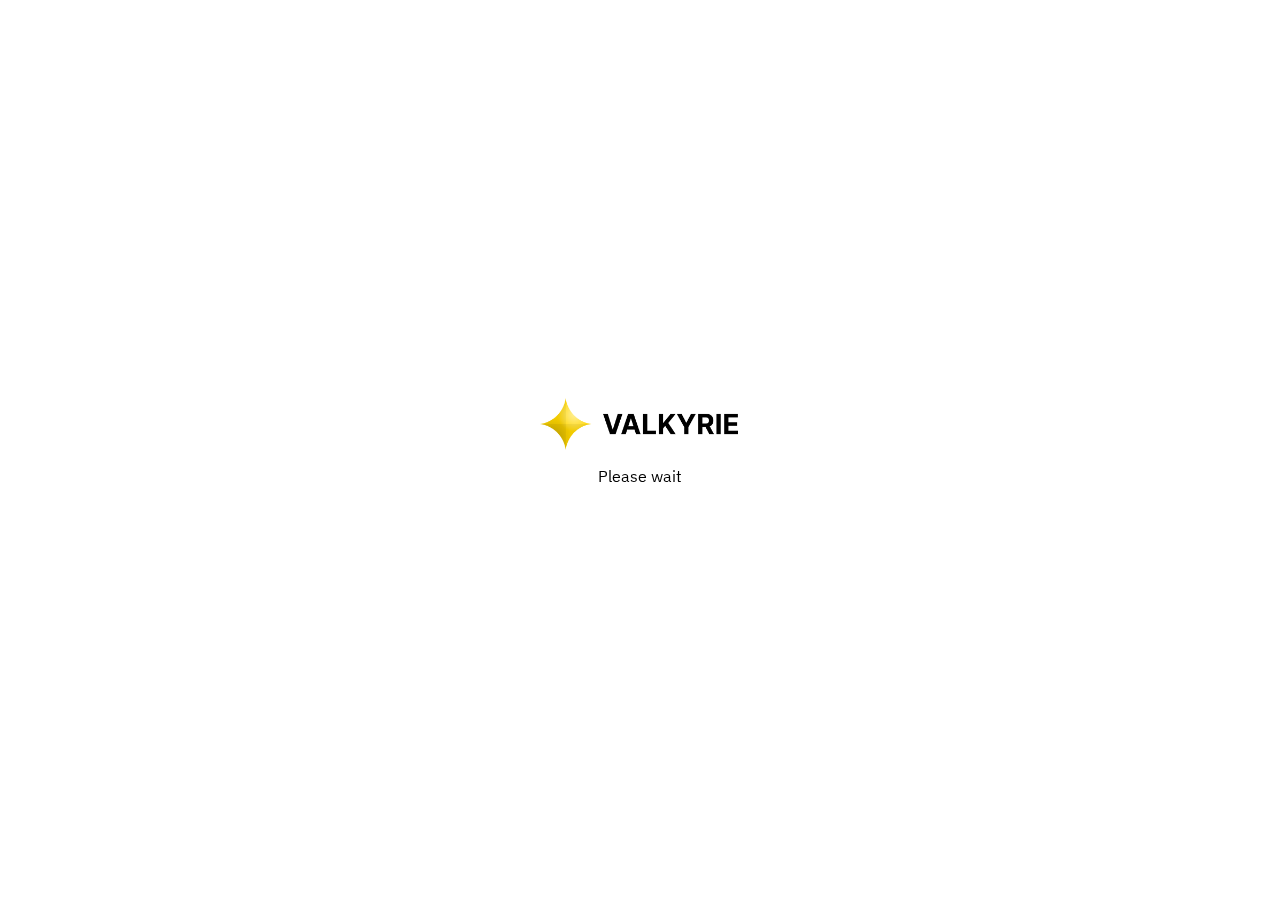
<file: index.html>
<!DOCTYPE html>
<html lang="en">
	<head>
		<!-- Meta -->
		<meta name="viewport" content="width=device-width" />
		<meta charset="utf-8" />

		<!-- Links -->
		<link rel="icon" href="./favicon.png" />
		<link rel="manifest" href="/pwa.webmanifest">

		<!-- Style -->
		<style>
			* {
				font-family: IBM;
				font-weight: 400;
			}

			@font-face {
				font-family: IBM;
				font-weight: 700;
				src: url(/fonts/Bold.ttf);
			}
			@font-face {
				font-family: IBM;
				font-weight: 500;
				src: url(/fonts/Medium.ttf);
			}
			@font-face {
				font-family: IBM;
				font-weight: 400;
				src: url(/fonts/Regular.ttf);
			}
		</style>

		<!-- Etc -->
		<title>Valkyrie</title>
		<meta http-equiv="content-security-policy" content="">
		<link href="/_app/immutable/assets/_layout.5b0c4f6d.css" rel="stylesheet">
		<link href="/_app/immutable/assets/_page.16996126.css" rel="stylesheet">
		<link rel="modulepreload" href="/_app/immutable/entry/start.b6be6b76.js">
		<link rel="modulepreload" href="/_app/immutable/chunks/index.6e427b96.js">
		<link rel="modulepreload" href="/_app/immutable/chunks/singletons.80d50735.js">
		<link rel="modulepreload" href="/_app/immutable/chunks/index.3738761e.js">
		<link rel="modulepreload" href="/_app/immutable/entry/app.37829514.js">
		<link rel="modulepreload" href="/_app/immutable/chunks/preload-helper.41c905a7.js">
		<link rel="modulepreload" href="/_app/immutable/entry/layout.svelte.df7538c2.js">
		<link rel="modulepreload" href="/_app/immutable/entry/_layout.ts.84f53a02.js">
		<link rel="modulepreload" href="/_app/immutable/chunks/_layout.e1288bde.js">
		<link rel="modulepreload" href="/_app/immutable/entry/_page.svelte.689f80e8.js">
		<link rel="modulepreload" href="/_app/immutable/chunks/index.a66b84c3.js">
		<link rel="modulepreload" href="/_app/immutable/chunks/navigation.6acd8dc8.js">
		<link rel="modulepreload" href="/_app/immutable/chunks/logo-full.2dad4c7c.js">
	</head>
	<body data-sveltekit-preload-data="hover">
		<div style="display: contents">


<main></main>


			
			<script>
				{
					__sveltekit_69kdjm = {
						env: {},
						base: new URL(".", location).pathname.slice(0, -1),
						element: document.currentScript.parentElement
					};

					const data = [null,null];

					Promise.all([
						import("/_app/immutable/entry/start.b6be6b76.js"),
						import("/_app/immutable/entry/app.37829514.js")
					]).then(([kit, app]) => {
						kit.start(app, __sveltekit_69kdjm.element, {
							node_ids: [0, 2],
							data,
							form: null,
							error: null
						});
					});
				}
			</script>
		</div>
	</body>
</html>
</file>
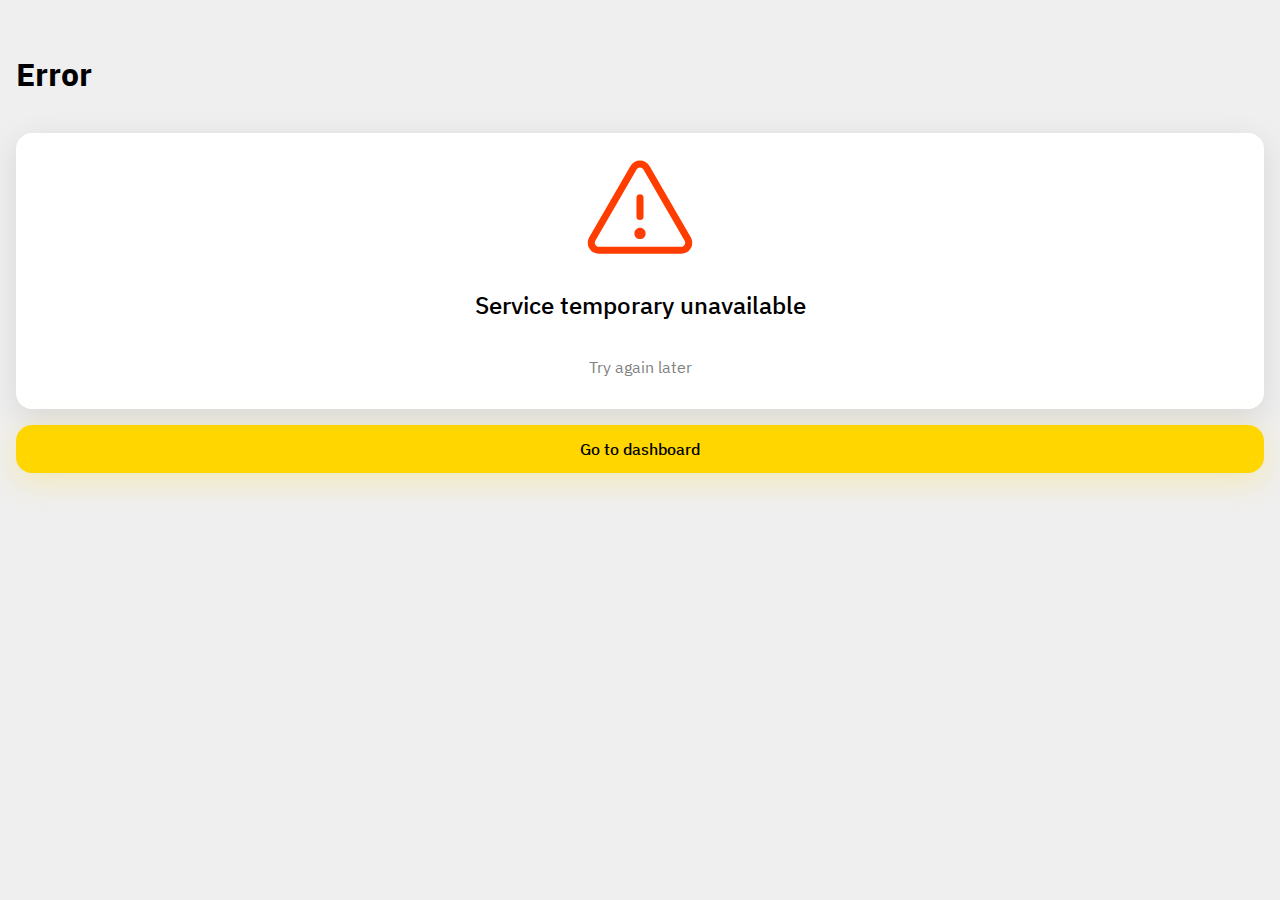
<file: add.html>
<!DOCTYPE html>
<html lang="en">
	<head>
		<!-- Meta -->
		<meta name="viewport" content="width=device-width" />
		<meta charset="utf-8" />

		<!-- Links -->
		<link rel="icon" href="/favicon.png" />
		<link rel="manifest" href="/pwa.webmanifest">

		<!-- Style -->
		<style>
			* {
				font-family: IBM;
				font-weight: 400;
			}

			@font-face {
				font-family: IBM;
				font-weight: 700;
				src: url(/fonts/Bold.ttf);
			}
			@font-face {
				font-family: IBM;
				font-weight: 500;
				src: url(/fonts/Medium.ttf);
			}
			@font-face {
				font-family: IBM;
				font-weight: 400;
				src: url(/fonts/Regular.ttf);
			}
		</style>

		<!-- Etc -->
		<title>Valkyrie</title>
		<meta http-equiv="content-security-policy" content="">
		<link href="/_app/immutable/assets/_layout.5b0c4f6d.css" rel="stylesheet">
		<link href="/_app/immutable/assets/_page.3c7b28e0.css" rel="stylesheet">
		<link rel="modulepreload" href="/_app/immutable/entry/start.b6be6b76.js">
		<link rel="modulepreload" href="/_app/immutable/chunks/index.6e427b96.js">
		<link rel="modulepreload" href="/_app/immutable/chunks/singletons.80d50735.js">
		<link rel="modulepreload" href="/_app/immutable/chunks/index.3738761e.js">
		<link rel="modulepreload" href="/_app/immutable/entry/app.37829514.js">
		<link rel="modulepreload" href="/_app/immutable/chunks/preload-helper.41c905a7.js">
		<link rel="modulepreload" href="/_app/immutable/entry/layout.svelte.df7538c2.js">
		<link rel="modulepreload" href="/_app/immutable/entry/_layout.ts.84f53a02.js">
		<link rel="modulepreload" href="/_app/immutable/chunks/_layout.e1288bde.js">
		<link rel="modulepreload" href="/_app/immutable/entry/add-page.svelte.390ffa10.js">
		<link rel="modulepreload" href="/_app/immutable/chunks/index.a66b84c3.js">
		<link rel="modulepreload" href="/_app/immutable/chunks/navigation.6acd8dc8.js">
	</head>
	<body data-sveltekit-preload-data="hover">
		<div style="display: contents">








			
			<script>
				{
					__sveltekit_69kdjm = {
						env: {},
						base: new URL(".", location).pathname.slice(0, -1),
						element: document.currentScript.parentElement
					};

					const data = [null,null];

					Promise.all([
						import("/_app/immutable/entry/start.b6be6b76.js"),
						import("/_app/immutable/entry/app.37829514.js")
					]).then(([kit, app]) => {
						kit.start(app, __sveltekit_69kdjm.element, {
							node_ids: [0, 3],
							data,
							form: null,
							error: null
						});
					});
				}
			</script>
		</div>
	</body>
</html>
</file>
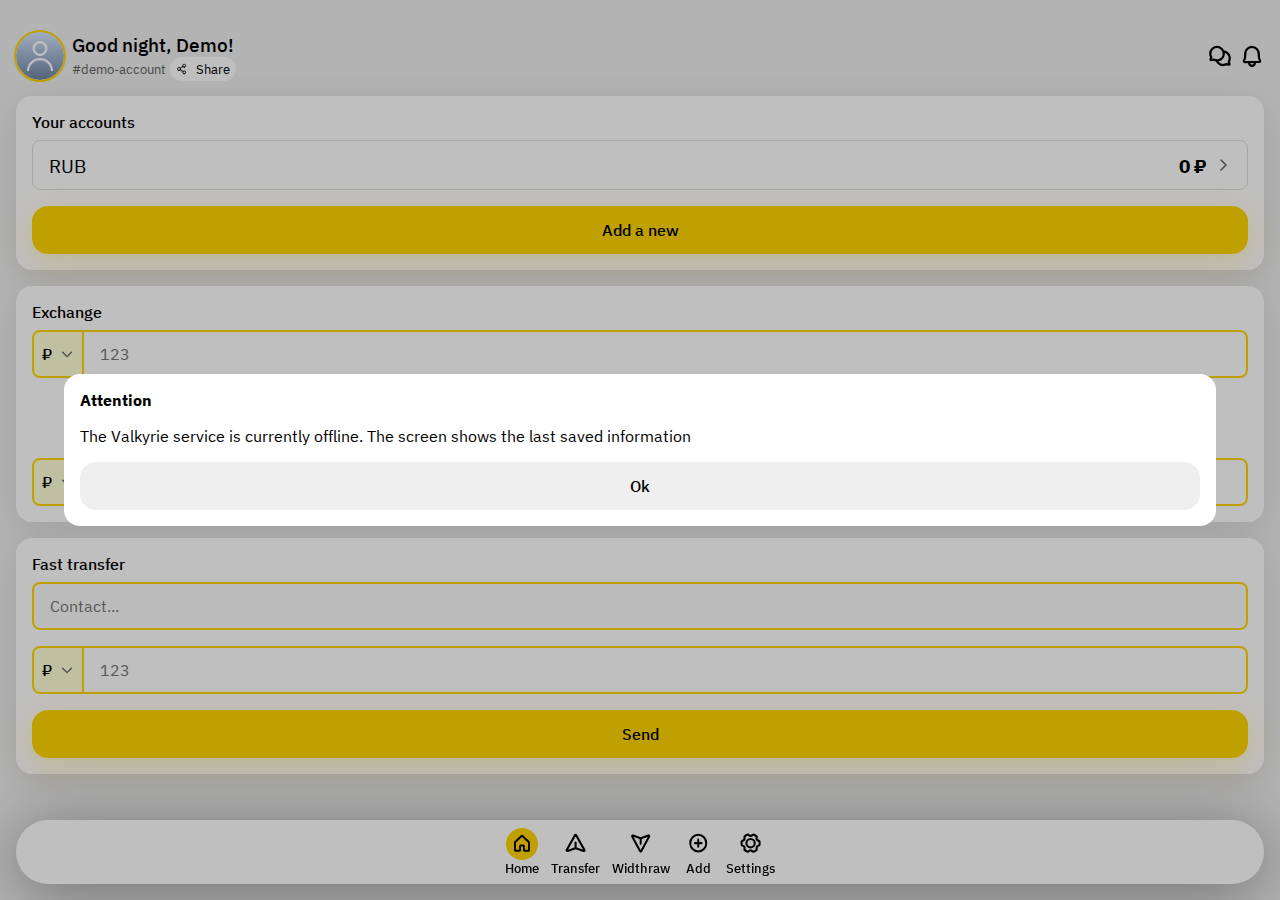
<file: home.html>
<!DOCTYPE html>
<html lang="en">
	<head>
		<!-- Meta -->
		<meta name="viewport" content="width=device-width" />
		<meta charset="utf-8" />

		<!-- Links -->
		<link rel="icon" href="./favicon.png" />
		<link rel="manifest" href="/pwa.webmanifest">

		<!-- Style -->
		<style>
			* {
				font-family: IBM;
				font-weight: 400;
			}

			@font-face {
				font-family: IBM;
				font-weight: 700;
				src: url(/fonts/Bold.ttf);
			}
			@font-face {
				font-family: IBM;
				font-weight: 500;
				src: url(/fonts/Medium.ttf);
			}
			@font-face {
				font-family: IBM;
				font-weight: 400;
				src: url(/fonts/Regular.ttf);
			}
		</style>

		<!-- Etc -->
		<title>Valkyrie</title>
		<meta http-equiv="content-security-policy" content="">
		<link href="/_app/immutable/assets/_layout.5b0c4f6d.css" rel="stylesheet">
		<link href="/_app/immutable/assets/_page.c0686abb.css" rel="stylesheet">
		<link href="/_app/immutable/assets/select-input.103cdb93.css" rel="stylesheet">
		<link href="/_app/immutable/assets/text-field.a80030e9.css" rel="stylesheet">
		<link href="/_app/immutable/assets/home.579fd000.css" rel="stylesheet">
		<link rel="modulepreload" href="/_app/immutable/entry/start.b6be6b76.js">
		<link rel="modulepreload" href="/_app/immutable/chunks/index.6e427b96.js">
		<link rel="modulepreload" href="/_app/immutable/chunks/singletons.80d50735.js">
		<link rel="modulepreload" href="/_app/immutable/chunks/index.3738761e.js">
		<link rel="modulepreload" href="/_app/immutable/entry/app.37829514.js">
		<link rel="modulepreload" href="/_app/immutable/chunks/preload-helper.41c905a7.js">
		<link rel="modulepreload" href="/_app/immutable/entry/layout.svelte.df7538c2.js">
		<link rel="modulepreload" href="/_app/immutable/entry/_layout.ts.84f53a02.js">
		<link rel="modulepreload" href="/_app/immutable/chunks/_layout.e1288bde.js">
		<link rel="modulepreload" href="/_app/immutable/entry/home-page.svelte.cc426cb8.js">
		<link rel="modulepreload" href="/_app/immutable/chunks/index.a66b84c3.js">
		<link rel="modulepreload" href="/_app/immutable/chunks/navigation.6acd8dc8.js">
		<link rel="modulepreload" href="/_app/immutable/chunks/select-input.38c9b0bb.js">
		<link rel="modulepreload" href="/_app/immutable/chunks/CaretDown.1f08d2f8.js">
		<link rel="modulepreload" href="/_app/immutable/chunks/text-field.72fddb62.js">
		<link rel="modulepreload" href="/_app/immutable/chunks/home.5592d18f.js">
		<link rel="modulepreload" href="/_app/immutable/chunks/logo-full.2dad4c7c.js">
	</head>
	<body data-sveltekit-preload-data="hover">
		<div style="display: contents">






<div class="page"><div class="load-box"><img src="/_app/immutable/assets/logo-full.506ee40c.png" alt="Pic">
            <p>Loading profile</p></div></div>


			
			<script>
				{
					__sveltekit_69kdjm = {
						env: {},
						base: new URL(".", location).pathname.slice(0, -1),
						element: document.currentScript.parentElement
					};

					const data = [null,null];

					Promise.all([
						import("/_app/immutable/entry/start.b6be6b76.js"),
						import("/_app/immutable/entry/app.37829514.js")
					]).then(([kit, app]) => {
						kit.start(app, __sveltekit_69kdjm.element, {
							node_ids: [0, 4],
							data,
							form: null,
							error: null
						});
					});
				}
			</script>
		</div>
	</body>
</html>
</file>
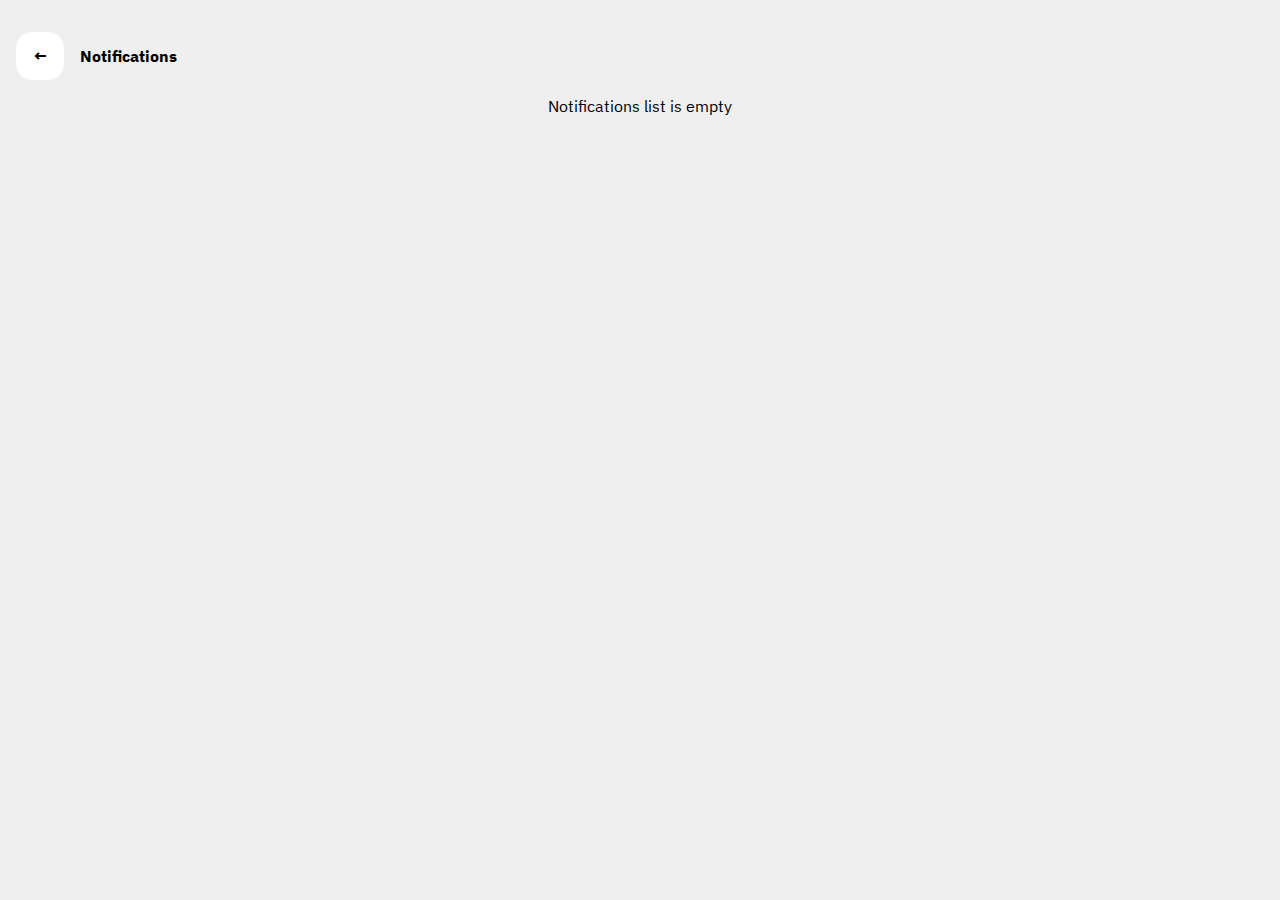
<file: notifications.html>
<!DOCTYPE html>
<html lang="en">
	<head>
		<!-- Meta -->
		<meta name="viewport" content="width=device-width" />
		<meta charset="utf-8" />

		<!-- Links -->
		<link rel="icon" href="./favicon.png" />
		<link rel="manifest" href="/pwa.webmanifest">

		<!-- Style -->
		<style>
			* {
				font-family: IBM;
				font-weight: 400;
			}

			@font-face {
				font-family: IBM;
				font-weight: 700;
				src: url(/fonts/Bold.ttf);
			}
			@font-face {
				font-family: IBM;
				font-weight: 500;
				src: url(/fonts/Medium.ttf);
			}
			@font-face {
				font-family: IBM;
				font-weight: 400;
				src: url(/fonts/Regular.ttf);
			}
		</style>

		<!-- Etc -->
		<title>Valkyrie</title>
		<meta http-equiv="content-security-policy" content="">
		<link href="/_app/immutable/assets/_layout.5b0c4f6d.css" rel="stylesheet">
		<link href="/_app/immutable/assets/_page.eecd625b.css" rel="stylesheet">
		<link rel="modulepreload" href="/_app/immutable/entry/start.b6be6b76.js">
		<link rel="modulepreload" href="/_app/immutable/chunks/index.6e427b96.js">
		<link rel="modulepreload" href="/_app/immutable/chunks/singletons.80d50735.js">
		<link rel="modulepreload" href="/_app/immutable/chunks/index.3738761e.js">
		<link rel="modulepreload" href="/_app/immutable/entry/app.37829514.js">
		<link rel="modulepreload" href="/_app/immutable/chunks/preload-helper.41c905a7.js">
		<link rel="modulepreload" href="/_app/immutable/entry/layout.svelte.df7538c2.js">
		<link rel="modulepreload" href="/_app/immutable/entry/_layout.ts.84f53a02.js">
		<link rel="modulepreload" href="/_app/immutable/chunks/_layout.e1288bde.js">
		<link rel="modulepreload" href="/_app/immutable/entry/notifications-page.svelte.b8e8f5e4.js">
		<link rel="modulepreload" href="/_app/immutable/chunks/navigation.6acd8dc8.js">
		<link rel="modulepreload" href="/_app/immutable/chunks/index.a66b84c3.js">
	</head>
	<body data-sveltekit-preload-data="hover">
		<div style="display: contents">








			
			<script>
				{
					__sveltekit_69kdjm = {
						env: {},
						base: new URL(".", location).pathname.slice(0, -1),
						element: document.currentScript.parentElement
					};

					const data = [null,null];

					Promise.all([
						import("/_app/immutable/entry/start.b6be6b76.js"),
						import("/_app/immutable/entry/app.37829514.js")
					]).then(([kit, app]) => {
						kit.start(app, __sveltekit_69kdjm.element, {
							node_ids: [0, 5],
							data,
							form: null,
							error: null
						});
					});
				}
			</script>
		</div>
	</body>
</html>
</file>
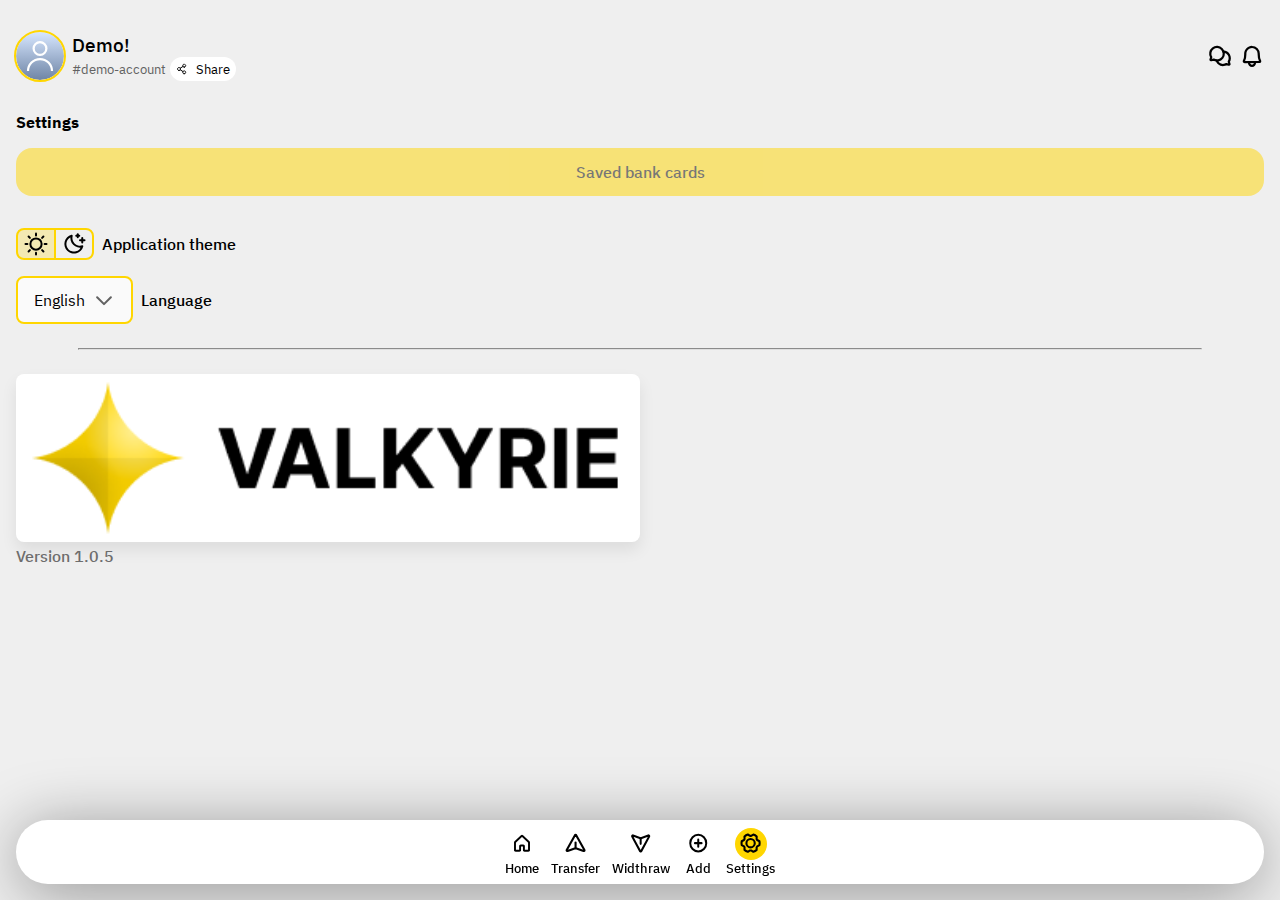
<file: settings.html>
<!DOCTYPE html>
<html lang="en">
	<head>
		<!-- Meta -->
		<meta name="viewport" content="width=device-width" />
		<meta charset="utf-8" />

		<!-- Links -->
		<link rel="icon" href="./favicon.png" />
		<link rel="manifest" href="/pwa.webmanifest">

		<!-- Style -->
		<style>
			* {
				font-family: IBM;
				font-weight: 400;
			}

			@font-face {
				font-family: IBM;
				font-weight: 700;
				src: url(/fonts/Bold.ttf);
			}
			@font-face {
				font-family: IBM;
				font-weight: 500;
				src: url(/fonts/Medium.ttf);
			}
			@font-face {
				font-family: IBM;
				font-weight: 400;
				src: url(/fonts/Regular.ttf);
			}
		</style>

		<!-- Etc -->
		<title>Valkyrie</title>
		<meta http-equiv="content-security-policy" content="">
		<link href="/_app/immutable/assets/_layout.5b0c4f6d.css" rel="stylesheet">
		<link href="/_app/immutable/assets/_page.c7751111.css" rel="stylesheet">
		<link href="/_app/immutable/assets/home.579fd000.css" rel="stylesheet">
		<link href="/_app/immutable/assets/switch.a9ef01bf.css" rel="stylesheet">
		<link href="/_app/immutable/assets/select.e9d1548d.css" rel="stylesheet">
		<link href="/_app/immutable/assets/Avatar.7f67ad9a.css" rel="stylesheet">
		<link rel="modulepreload" href="/_app/immutable/entry/start.b6be6b76.js">
		<link rel="modulepreload" href="/_app/immutable/chunks/index.6e427b96.js">
		<link rel="modulepreload" href="/_app/immutable/chunks/singletons.80d50735.js">
		<link rel="modulepreload" href="/_app/immutable/chunks/index.3738761e.js">
		<link rel="modulepreload" href="/_app/immutable/entry/app.37829514.js">
		<link rel="modulepreload" href="/_app/immutable/chunks/preload-helper.41c905a7.js">
		<link rel="modulepreload" href="/_app/immutable/entry/layout.svelte.df7538c2.js">
		<link rel="modulepreload" href="/_app/immutable/entry/_layout.ts.84f53a02.js">
		<link rel="modulepreload" href="/_app/immutable/chunks/_layout.e1288bde.js">
		<link rel="modulepreload" href="/_app/immutable/entry/settings-page.svelte.ef20608c.js">
		<link rel="modulepreload" href="/_app/immutable/chunks/index.a66b84c3.js">
		<link rel="modulepreload" href="/_app/immutable/chunks/navigation.6acd8dc8.js">
		<link rel="modulepreload" href="/_app/immutable/chunks/home.5592d18f.js">
		<link rel="modulepreload" href="/_app/immutable/chunks/switch.2293dd58.js">
		<link rel="modulepreload" href="/_app/immutable/chunks/select.b55fd931.js">
		<link rel="modulepreload" href="/_app/immutable/chunks/CaretDown.1f08d2f8.js">
		<link rel="modulepreload" href="/_app/immutable/chunks/Avatar.568489a6.js">
		<link rel="modulepreload" href="/_app/immutable/chunks/logo-full.2dad4c7c.js">
	</head>
	<body data-sveltekit-preload-data="hover">
		<div style="display: contents">







<div class="page"><div class="load-box"><img src="/_app/immutable/assets/logo-full.506ee40c.png" alt="Pic">
            <p>Loading profile</p></div></div>


			
			<script>
				{
					__sveltekit_69kdjm = {
						env: {},
						base: new URL(".", location).pathname.slice(0, -1),
						element: document.currentScript.parentElement
					};

					const data = [null,null];

					Promise.all([
						import("/_app/immutable/entry/start.b6be6b76.js"),
						import("/_app/immutable/entry/app.37829514.js")
					]).then(([kit, app]) => {
						kit.start(app, __sveltekit_69kdjm.element, {
							node_ids: [0, 6],
							data,
							form: null,
							error: null
						});
					});
				}
			</script>
		</div>
	</body>
</html>
</file>
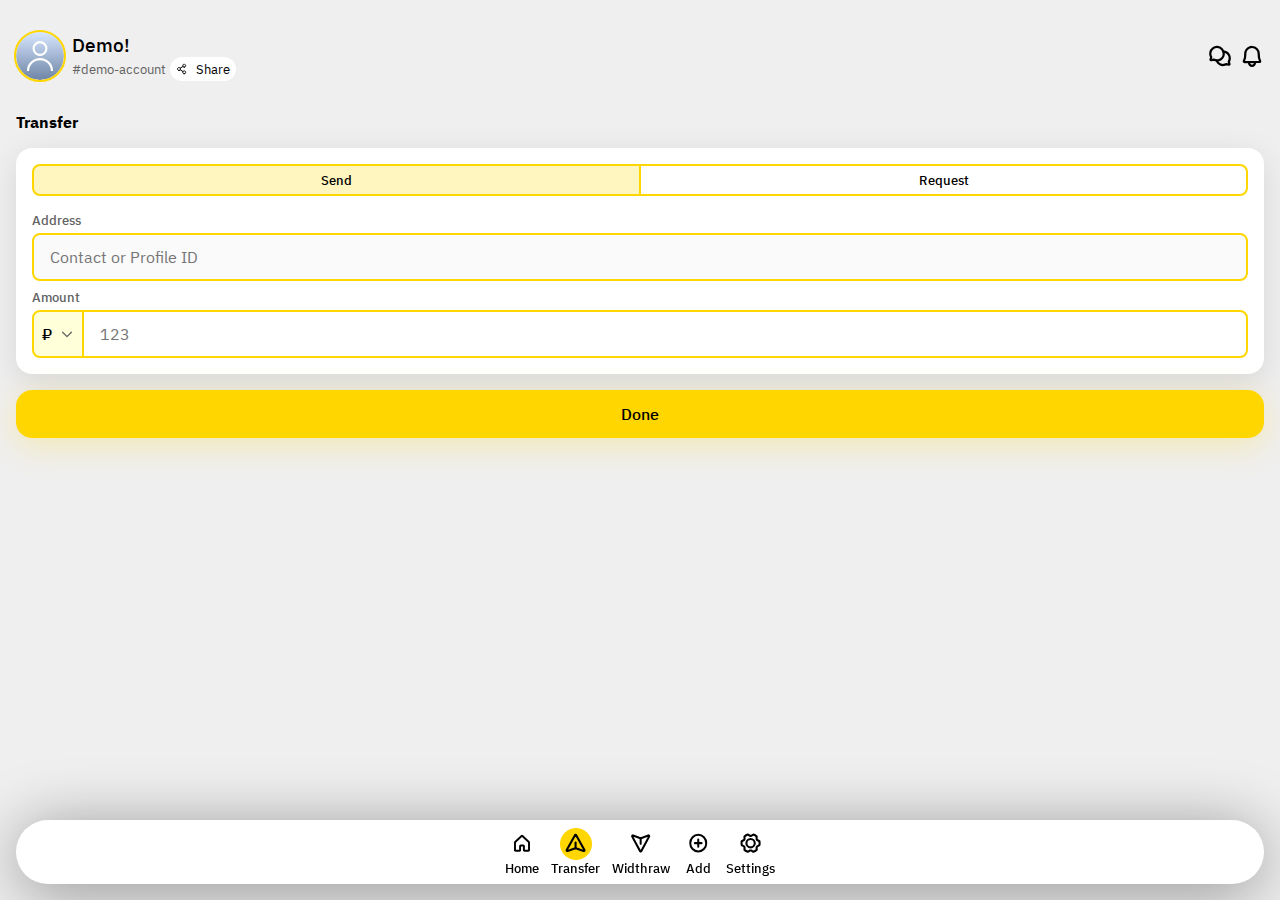
<file: transfer.html>
<!DOCTYPE html>
<html lang="en">
	<head>
		<!-- Meta -->
		<meta name="viewport" content="width=device-width" />
		<meta charset="utf-8" />

		<!-- Links -->
		<link rel="icon" href="./favicon.png" />
		<link rel="manifest" href="/pwa.webmanifest">

		<!-- Style -->
		<style>
			* {
				font-family: IBM;
				font-weight: 400;
			}

			@font-face {
				font-family: IBM;
				font-weight: 700;
				src: url(/fonts/Bold.ttf);
			}
			@font-face {
				font-family: IBM;
				font-weight: 500;
				src: url(/fonts/Medium.ttf);
			}
			@font-face {
				font-family: IBM;
				font-weight: 400;
				src: url(/fonts/Regular.ttf);
			}
		</style>

		<!-- Etc -->
		<title>Valkyrie</title>
		<meta http-equiv="content-security-policy" content="">
		<link href="/_app/immutable/assets/_layout.5b0c4f6d.css" rel="stylesheet">
		<link href="/_app/immutable/assets/home.579fd000.css" rel="stylesheet">
		<link href="/_app/immutable/assets/switch.a9ef01bf.css" rel="stylesheet">
		<link href="/_app/immutable/assets/text-field.a80030e9.css" rel="stylesheet">
		<link href="/_app/immutable/assets/Avatar.7f67ad9a.css" rel="stylesheet">
		<link href="/_app/immutable/assets/select-input.103cdb93.css" rel="stylesheet">
		<link rel="modulepreload" href="/_app/immutable/entry/start.b6be6b76.js">
		<link rel="modulepreload" href="/_app/immutable/chunks/index.6e427b96.js">
		<link rel="modulepreload" href="/_app/immutable/chunks/singletons.80d50735.js">
		<link rel="modulepreload" href="/_app/immutable/chunks/index.3738761e.js">
		<link rel="modulepreload" href="/_app/immutable/entry/app.37829514.js">
		<link rel="modulepreload" href="/_app/immutable/chunks/preload-helper.41c905a7.js">
		<link rel="modulepreload" href="/_app/immutable/entry/layout.svelte.df7538c2.js">
		<link rel="modulepreload" href="/_app/immutable/entry/_layout.ts.84f53a02.js">
		<link rel="modulepreload" href="/_app/immutable/chunks/_layout.e1288bde.js">
		<link rel="modulepreload" href="/_app/immutable/entry/transfer-page.svelte.55304921.js">
		<link rel="modulepreload" href="/_app/immutable/chunks/index.a66b84c3.js">
		<link rel="modulepreload" href="/_app/immutable/chunks/home.5592d18f.js">
		<link rel="modulepreload" href="/_app/immutable/chunks/navigation.6acd8dc8.js">
		<link rel="modulepreload" href="/_app/immutable/chunks/switch.2293dd58.js">
		<link rel="modulepreload" href="/_app/immutable/chunks/text-field.72fddb62.js">
		<link rel="modulepreload" href="/_app/immutable/chunks/Avatar.568489a6.js">
		<link rel="modulepreload" href="/_app/immutable/chunks/logo-full.2dad4c7c.js">
		<link rel="modulepreload" href="/_app/immutable/chunks/transfer.c4870bc7.js">
		<link rel="modulepreload" href="/_app/immutable/chunks/select-input.38c9b0bb.js">
		<link rel="modulepreload" href="/_app/immutable/chunks/CaretDown.1f08d2f8.js">
	</head>
	<body data-sveltekit-preload-data="hover">
		<div style="display: contents">







<div class="page"><div class="load-box"><img src="/_app/immutable/assets/logo-full.506ee40c.png" alt="Pic">
            <p>Loading profile</p></div></div>


			
			<script>
				{
					__sveltekit_69kdjm = {
						env: {},
						base: new URL(".", location).pathname.slice(0, -1),
						element: document.currentScript.parentElement
					};

					const data = [null,null];

					Promise.all([
						import("/_app/immutable/entry/start.b6be6b76.js"),
						import("/_app/immutable/entry/app.37829514.js")
					]).then(([kit, app]) => {
						kit.start(app, __sveltekit_69kdjm.element, {
							node_ids: [0, 7],
							data,
							form: null,
							error: null
						});
					});
				}
			</script>
		</div>
	</body>
</html>
</file>
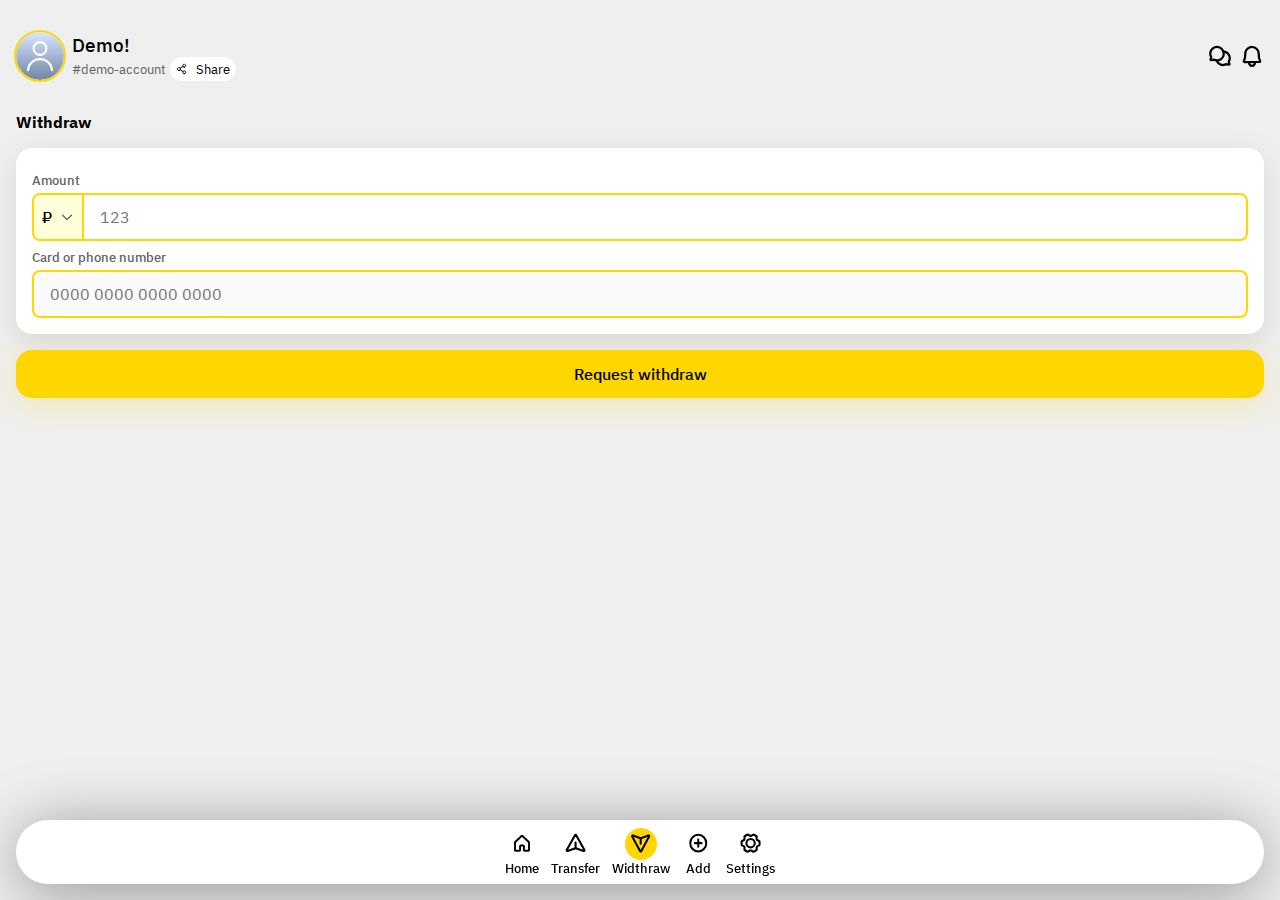
<file: widthraw.html>
<!DOCTYPE html>
<html lang="en">
	<head>
		<!-- Meta -->
		<meta name="viewport" content="width=device-width" />
		<meta charset="utf-8" />

		<!-- Links -->
		<link rel="icon" href="./favicon.png" />
		<link rel="manifest" href="/pwa.webmanifest">

		<!-- Style -->
		<style>
			* {
				font-family: IBM;
				font-weight: 400;
			}

			@font-face {
				font-family: IBM;
				font-weight: 700;
				src: url(/fonts/Bold.ttf);
			}
			@font-face {
				font-family: IBM;
				font-weight: 500;
				src: url(/fonts/Medium.ttf);
			}
			@font-face {
				font-family: IBM;
				font-weight: 400;
				src: url(/fonts/Regular.ttf);
			}
		</style>

		<!-- Etc -->
		<title>Valkyrie</title>
		<meta http-equiv="content-security-policy" content="">
		<link href="/_app/immutable/assets/_layout.5b0c4f6d.css" rel="stylesheet">
		<link href="/_app/immutable/assets/home.579fd000.css" rel="stylesheet">
		<link href="/_app/immutable/assets/text-field.a80030e9.css" rel="stylesheet">
		<link href="/_app/immutable/assets/select-input.103cdb93.css" rel="stylesheet">
		<link href="/_app/immutable/assets/Avatar.7f67ad9a.css" rel="stylesheet">
		<link rel="modulepreload" href="/_app/immutable/entry/start.b6be6b76.js">
		<link rel="modulepreload" href="/_app/immutable/chunks/index.6e427b96.js">
		<link rel="modulepreload" href="/_app/immutable/chunks/singletons.80d50735.js">
		<link rel="modulepreload" href="/_app/immutable/chunks/index.3738761e.js">
		<link rel="modulepreload" href="/_app/immutable/entry/app.37829514.js">
		<link rel="modulepreload" href="/_app/immutable/chunks/preload-helper.41c905a7.js">
		<link rel="modulepreload" href="/_app/immutable/entry/layout.svelte.df7538c2.js">
		<link rel="modulepreload" href="/_app/immutable/entry/_layout.ts.84f53a02.js">
		<link rel="modulepreload" href="/_app/immutable/chunks/_layout.e1288bde.js">
		<link rel="modulepreload" href="/_app/immutable/entry/widthraw-page.svelte.a5a0a9d1.js">
		<link rel="modulepreload" href="/_app/immutable/chunks/index.a66b84c3.js">
		<link rel="modulepreload" href="/_app/immutable/chunks/home.5592d18f.js">
		<link rel="modulepreload" href="/_app/immutable/chunks/navigation.6acd8dc8.js">
		<link rel="modulepreload" href="/_app/immutable/chunks/text-field.72fddb62.js">
		<link rel="modulepreload" href="/_app/immutable/chunks/select-input.38c9b0bb.js">
		<link rel="modulepreload" href="/_app/immutable/chunks/CaretDown.1f08d2f8.js">
		<link rel="modulepreload" href="/_app/immutable/chunks/Avatar.568489a6.js">
		<link rel="modulepreload" href="/_app/immutable/chunks/logo-full.2dad4c7c.js">
		<link rel="modulepreload" href="/_app/immutable/chunks/transfer.c4870bc7.js">
	</head>
	<body data-sveltekit-preload-data="hover">
		<div style="display: contents">







<div class="page"><div class="load-box"><img src="/_app/immutable/assets/logo-full.506ee40c.png" alt="Pic">
            <p>Loading profile</p></div></div>


			
			<script>
				{
					__sveltekit_69kdjm = {
						env: {},
						base: new URL(".", location).pathname.slice(0, -1),
						element: document.currentScript.parentElement
					};

					const data = [null,null];

					Promise.all([
						import("/_app/immutable/entry/start.b6be6b76.js"),
						import("/_app/immutable/entry/app.37829514.js")
					]).then(([kit, app]) => {
						kit.start(app, __sveltekit_69kdjm.element, {
							node_ids: [0, 8],
							data,
							form: null,
							error: null
						});
					});
				}
			</script>
		</div>
	</body>
</html>
</file>
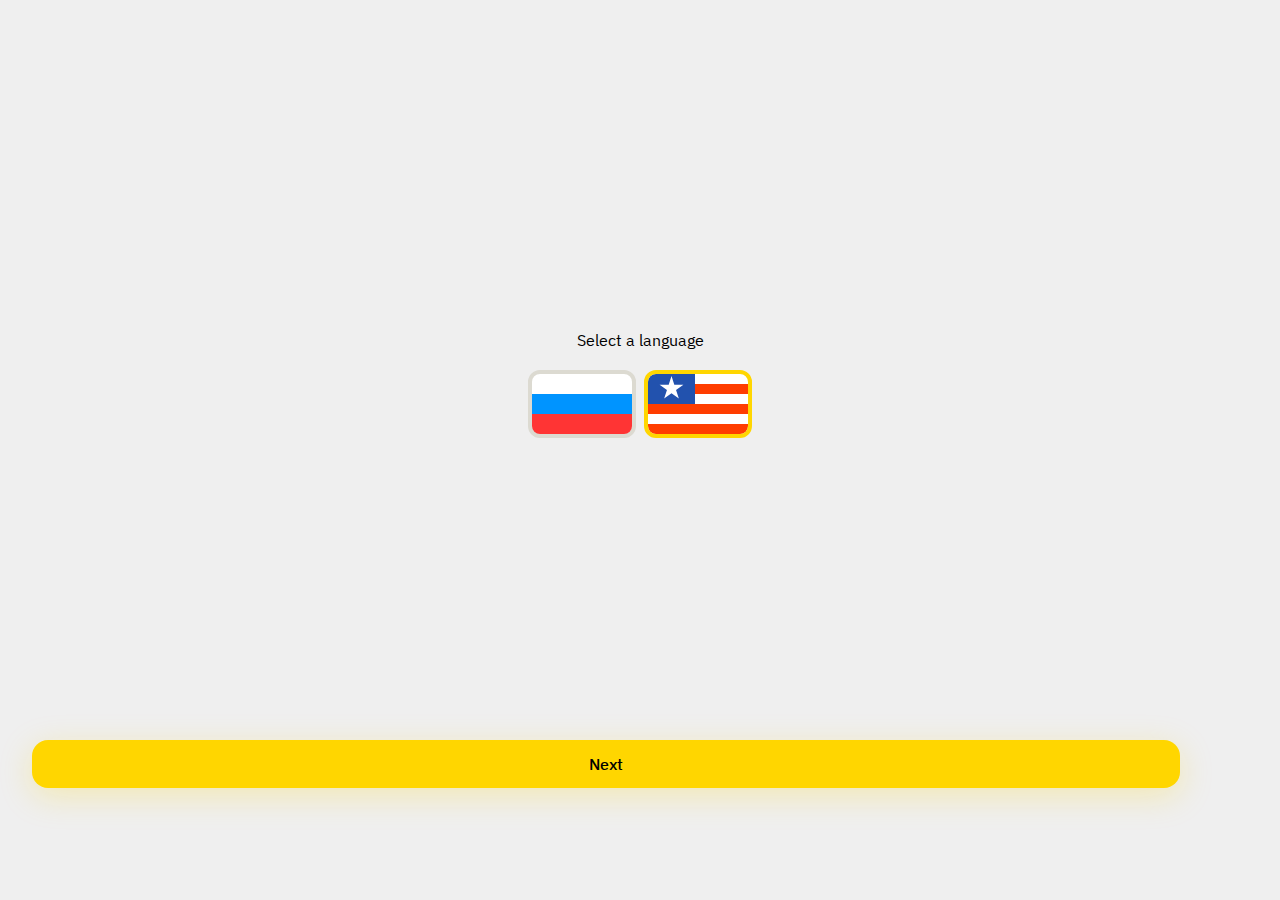
<file: wizard.html>
<!DOCTYPE html>
<html lang="en">
	<head>
		<!-- Meta -->
		<meta name="viewport" content="width=device-width" />
		<meta charset="utf-8" />

		<!-- Links -->
		<link rel="icon" href="./favicon.png" />
		<link rel="manifest" href="/pwa.webmanifest">

		<!-- Style -->
		<style>
			* {
				font-family: IBM;
				font-weight: 400;
			}

			@font-face {
				font-family: IBM;
				font-weight: 700;
				src: url(/fonts/Bold.ttf);
			}
			@font-face {
				font-family: IBM;
				font-weight: 500;
				src: url(/fonts/Medium.ttf);
			}
			@font-face {
				font-family: IBM;
				font-weight: 400;
				src: url(/fonts/Regular.ttf);
			}
		</style>

		<!-- Etc -->
		<title>Valkyrie</title>
		<meta http-equiv="content-security-policy" content="">
		<link href="/_app/immutable/assets/_layout.5b0c4f6d.css" rel="stylesheet">
		<link href="/_app/immutable/assets/_page.8a984020.css" rel="stylesheet">
		<link href="/_app/immutable/assets/text-field.a80030e9.css" rel="stylesheet">
		<link href="/_app/immutable/assets/select.e9d1548d.css" rel="stylesheet">
		<link rel="modulepreload" href="/_app/immutable/entry/start.b6be6b76.js">
		<link rel="modulepreload" href="/_app/immutable/chunks/index.6e427b96.js">
		<link rel="modulepreload" href="/_app/immutable/chunks/singletons.80d50735.js">
		<link rel="modulepreload" href="/_app/immutable/chunks/index.3738761e.js">
		<link rel="modulepreload" href="/_app/immutable/entry/app.37829514.js">
		<link rel="modulepreload" href="/_app/immutable/chunks/preload-helper.41c905a7.js">
		<link rel="modulepreload" href="/_app/immutable/entry/layout.svelte.df7538c2.js">
		<link rel="modulepreload" href="/_app/immutable/entry/_layout.ts.84f53a02.js">
		<link rel="modulepreload" href="/_app/immutable/chunks/_layout.e1288bde.js">
		<link rel="modulepreload" href="/_app/immutable/entry/wizard-page.svelte.e81c624d.js">
		<link rel="modulepreload" href="/_app/immutable/chunks/index.a66b84c3.js">
		<link rel="modulepreload" href="/_app/immutable/chunks/text-field.72fddb62.js">
		<link rel="modulepreload" href="/_app/immutable/chunks/select.b55fd931.js">
		<link rel="modulepreload" href="/_app/immutable/chunks/CaretDown.1f08d2f8.js">
		<link rel="modulepreload" href="/_app/immutable/chunks/logo-full.2dad4c7c.js">
	</head>
	<body data-sveltekit-preload-data="hover">
		<div style="display: contents">


<main></main>


			
			<script>
				{
					__sveltekit_69kdjm = {
						env: {},
						base: new URL(".", location).pathname.slice(0, -1),
						element: document.currentScript.parentElement
					};

					const data = [null,null];

					Promise.all([
						import("./_app/immutable/entry/start.b6be6b76.js"),
						import("./_app/immutable/entry/app.37829514.js")
					]).then(([kit, app]) => {
						kit.start(app, __sveltekit_69kdjm.element, {
							node_ids: [0, 9],
							data,
							form: null,
							error: null
						});
					});
				}
			</script>
		</div>
	</body>
</html>
</file>
<file: _app/immutable/assets/_layout.5b0c4f6d.css>
html,body{padding:0;margin:0;box-sizing:border-box}*{user-select:none;box-sizing:border-box}button{width:max-content;height:48px;border:none;background:transparent}button.custom{height:max-content}button.block{width:100%!important}button.primary{width:92%;background:#FFD600;color:#000;margin:1rem;border-radius:1rem;font-size:1rem;font-weight:500;box-shadow:0 .5rem 2rem #ffd60040;transition:all .25s cubic-bezier(.075,.82,.165,1)}button.primary:active{transform:scale(.95)}button.w-none{width:auto!important}button.m-only-top{margin:1rem 0!important}@keyframes pulse{0%{opacity:1}50%{opacity:.25}to{opacity:1}}body.dark .page{background:#2d2d2d!important}body.dark .page .header .actions img{filter:invert(1) brightness(500%)}body.dark .page .card{background:#626262!important}body.dark .page .card .account-box img{filter:invert(1) brightness(500%)}.page{position:fixed;top:0;left:0;right:0;bottom:0;display:flex;flex-flow:column;align-items:stretch;padding:2rem 1rem 6rem;background:#EFEFEF;overflow-y:auto}.page .header{width:100%;height:48px;display:flex;flex-flow:row nowrap;align-items:center;justify-content:space-between}.page .header .profile{width:max-content;height:100%;display:flex;flex-flow:row nowrap;align-items:center;justify-content:flex-start}.page .header .profile img{width:48px;height:48px;margin-right:.5rem;border-radius:32px;outline:2px solid #FFD600}.page .header .profile .text{width:max-content;height:100%;display:flex;flex-flow:column}.page .header .profile .text p{font-weight:500;font-size:1.2rem;color:#000;padding:0;margin:0}.page .header .profile .text small{font-weight:400;font-size:.8rem;color:#626262;padding:0;margin:0;display:flex;flex-flow:row nowrap;align-items:center}.page .header .profile .text small span{display:flex;flex-flow:row nowrap;align-items:center;height:24px;background:#FFFFFF;padding:2px 6px;border-radius:16px;color:#000;margin:0 0 0 .25rem}.page .header .profile .text small span img{width:12px;height:12px;outline:none}.page .header .actions{width:max-content;height:48px;display:flex;flex-flow:row nowrap;align-items:center}.page .header .actions button.action{width:1.5rem;height:1.5rem;padding:0;margin:0;transition:all .2s cubic-bezier(.075,.82,.165,1)}.page .header .actions button.action:not(:last-child){margin-right:.5rem}.page .header .actions button.action:active{transform:scale(.9)}.page .header .actions button.action img{width:100%}.page .card{width:100%;padding:1rem;display:flex;flex-flow:column;align-items:stretch;background:white;border-radius:1rem;margin-top:1rem;box-shadow:0 .5rem 2rem #0000001a}.page .card .card-header{width:100%;display:flex;flex-flow:row nowrap;align-items:center;justify-content:space-between;margin-bottom:.5rem}.page .card .card-header h2{padding:0;margin:0;font-weight:500;font-size:1rem}.page .card .space{height:1rem}.page .card .btn-holder{width:100%;display:flex;align-items:center;justify-content:center}.page .card .btn-holder button{padding:0 1rem!important;display:flex;flex-flow:row nowrap;align-items:center;justify-content:center;background:rgba(255,214,0,.5)}.page .card .btn-holder button img{height:50%;margin-right:.5rem}.page .card .account-box{width:100%;display:flex;flex-flow:column;align-items:stretch;border:1px solid #dfdfdf;border-radius:.5rem}.page .card .account-box button.account{width:100%;display:flex;flex-flow:row nowrap;align-items:center;justify-content:space-between;padding:0 1rem;transition:all .2s cubic-bezier(.075,.82,.165,1)}.page .card .account-box button.account p.type{font-weight:400;font-size:1.2rem;padding:0;margin:0}.page .card .account-box button.account .right{padding:.25rem 0;display:flex;flex-flow:row nowrap;align-items:center;justify-content:flex-end}.page .card .account-box button.account .right p.value{font-weight:700;font-size:1.2rem}.page .card .account-box button.account .right img{height:100%;margin-left:.5rem}.page .card .account-box button.account:active{background:#efefef}.page .card .account-box button.account:not(:last-child){border-bottom:1px solid #dfdfdf}body.dark *:not(button.primary,span){color:#fff!important}body.dark .page{background:#2d2d2d}
</file>
<file: _app/immutable/assets/_page.16996126.css>
main{position:fixed;z-index:1;top:0;left:0;right:0;bottom:0;display:flex;align-items:center;justify-content:center}main .load-box{width:100%;max-width:200px;display:flex;align-items:center;justify-content:center;flex-flow:column}main .load-box img{width:100%}main .load-box p{animation:pulse 2s cubic-bezier(.25,0,0,1) infinite}
</file>
<file: _app/immutable/assets/_page.3c7b28e0.css>
body.dark .page.svelte-j1rah4 img.svelte-j1rah4{filter:brightness(200%)}.page.svelte-j1rah4.svelte-j1rah4{position:fixed;top:0;left:0;right:0;bottom:0;display:flex;flex-flow:column;align-items:stretch;padding:2rem 1rem}.page.svelte-j1rah4 img.svelte-j1rah4{width:120px;align-self:center}.page.svelte-j1rah4 h1.svelte-j1rah4{font-weight:700;font-size:2rem;color:#000}.page.svelte-j1rah4 h2.svelte-j1rah4{font-weight:500;font-size:1.5rem;color:#000;text-align:center}.page.svelte-j1rah4 p.svelte-j1rah4{font-weight:400;font-size:1rem;color:gray;text-align:center}
</file>
<file: _app/immutable/assets/_page.c0686abb.css>
body.dark .modal.svelte-h5am7q.svelte-h5am7q{background:#4d4d4d}body.dark .modal.svelte-h5am7q button.close.svelte-h5am7q{background:#2d2d2d;color:#fff}body.dark .modal.svelte-h5am7q .history.svelte-h5am7q{background:#626262}.value-modal.svelte-h5am7q.svelte-h5am7q{position:fixed;z-index:50;top:0;left:0;right:0;bottom:0;display:flex;flex-flow:column;align-items:stretch;justify-content:flex-end;pointer-events:none}.value-modal.svelte-h5am7q .modal.svelte-h5am7q{width:100%;height:calc(100vh - 100px);border-top-left-radius:1rem;border-top-right-radius:1rem;background:white;box-shadow:0 0 6rem #0000004d;display:flex;flex-flow:column;align-items:stretch;padding:1rem;padding-bottom:0;pointer-events:visibleFill}.value-modal.svelte-h5am7q .modal .history.svelte-h5am7q{width:100%;flex:1;background:#EFEFEF;border-top-left-radius:1rem;border-top-right-radius:1rem;padding:1rem;display:flex;flex-flow:column;align-items:stretch}.value-modal.svelte-h5am7q .modal .history small.svelte-h5am7q{align-self:center;font-weight:400;font-size:.8rem;color:#000}.value-modal.svelte-h5am7q .modal .actions.svelte-h5am7q{width:100%;display:flex;flex-flow:column;align-items:stretch;margin-bottom:1rem}.value-modal.svelte-h5am7q .modal .actions .line.svelte-h5am7q{width:100%;display:flex;flex-flow:row nowrap;align-items:center;justify-content:space-between;margin-bottom:.5rem}.value-modal.svelte-h5am7q .modal .actions .line button.action.svelte-h5am7q{flex:1;height:48px;padding:0;margin:0;background:#FFD600;border-radius:1rem;font-weight:500;font-size:1rem;color:#000;transition:all .2s cubic-bezier(.075,.82,.165,1)}.value-modal.svelte-h5am7q .modal .actions .line button.action.svelte-h5am7q:active{transform:scale(.9)}.value-modal.svelte-h5am7q .modal .actions .line button.action.svelte-h5am7q:not(:last-child){margin-right:.5rem}.value-modal.svelte-h5am7q .modal .actions button.subaction.svelte-h5am7q{width:100%;height:48px;padding:0;margin:0;background:rgba(255,214,0,.3);border-radius:1rem;font-weight:500;font-size:1rem;color:#000;transition:all .2s cubic-bezier(.075,.82,.165,1)}.value-modal.svelte-h5am7q .modal .actions button.subaction.svelte-h5am7q:active{transform:scale(.9)}.value-modal.svelte-h5am7q .modal .actions button.subaction.svelte-h5am7q:not(:last-child){margin-right:.5rem}.value-modal.svelte-h5am7q .modal button.close.svelte-h5am7q{width:100%;height:48px;margin-bottom:1rem;border-radius:1rem;background:#EFEFEF;color:#000;font-weight:500;font-size:1rem;transition:all .2s cubic-bezier(.075,.82,.165,1)}.value-modal.svelte-h5am7q .modal button.close.svelte-h5am7q:active{transform:scale(.9)}.value-modal.svelte-h5am7q .modal p.account-name.svelte-h5am7q{font-weight:500;font-size:1rem;margin:0;padding:0;margin-bottom:.5rem}.value-modal.svelte-h5am7q .modal p.value.svelte-h5am7q{font-weight:700;font-size:2rem;color:#000;margin:0;padding:0;margin-bottom:1rem}.page{position:fixed;top:0;left:0;right:0;bottom:0;display:flex;flex-flow:column;align-items:stretch;padding:2rem 1rem 6rem;background:#EFEFEF;overflow-y:auto}.page .header{width:100%;height:48px;display:flex;flex-flow:row nowrap;align-items:center;justify-content:space-between}.page .header .profile{width:max-content;height:100%;display:flex;flex-flow:row nowrap;align-items:center;justify-content:flex-start}.page .header .profile img{width:48px;height:48px;margin-right:.5rem;border-radius:32px;outline:2px solid #FFD600}.page .header .profile .text{width:max-content;height:100%;display:flex;flex-flow:column}.page .header .profile .text p{font-weight:500;font-size:1.2rem;color:#000;padding:0;margin:0}.page .header .profile .text small{font-weight:400;font-size:.8rem;color:#626262;padding:0;margin:0;display:flex;flex-flow:row nowrap;align-items:center}.page .header .profile .text small span{display:flex;flex-flow:row nowrap;align-items:center;height:24px;background:#FFFFFF;padding:2px 6px;border-radius:16px;color:#000;margin:0 0 0 .25rem}.page .header .profile .text small span img{width:12px;height:12px;outline:none}.page .header .actions{width:max-content;height:48px;display:flex;flex-flow:row nowrap;align-items:center}.page .header .actions button.action{width:1.5rem;height:1.5rem;padding:0;margin:0;transition:all .2s cubic-bezier(.075,.82,.165,1)}.page .header .actions button.action:not(:last-child){margin-right:.5rem}.page .header .actions button.action:active{transform:scale(.9)}.page .header .actions button.action img{width:100%}.page .card{width:100%;padding:1rem;display:flex;flex-flow:column;align-items:stretch;background:white;border-radius:1rem;margin-top:1rem;box-shadow:0 .5rem 2rem #0000001a}.page .card .card-header{width:100%;display:flex;flex-flow:row nowrap;align-items:center;justify-content:space-between;margin-bottom:.5rem}.page .card .card-header h2{padding:0;margin:0;font-weight:500;font-size:1rem}.page .card .space{height:1rem}.page .card .btn-holder{width:100%;display:flex;align-items:center;justify-content:center}.page .card .btn-holder button{padding:0 1rem!important;display:flex;flex-flow:row nowrap;align-items:center;justify-content:center;background:rgba(255,214,0,.5)}.page .card .btn-holder button img{height:50%;margin-right:.5rem}.page .card .account-box{width:100%;display:flex;flex-flow:column;align-items:stretch;border:1px solid #dfdfdf;border-radius:.5rem}.page .card .account-box button.account{width:100%;display:flex;flex-flow:row nowrap;align-items:center;justify-content:space-between;padding:0 1rem;transition:all .2s cubic-bezier(.075,.82,.165,1)}.page .card .account-box button.account p.type{font-weight:400;font-size:1.2rem;padding:0;margin:0}.page .card .account-box button.account .right{padding:.25rem 0;display:flex;flex-flow:row nowrap;align-items:center;justify-content:flex-end}.page .card .account-box button.account .right p.value{font-weight:700;font-size:1.2rem}.page .card .account-box button.account .right img{height:100%;margin-left:.5rem}.page .card .account-box button.account:active{background:#efefef}.page .card .account-box button.account:not(:last-child){border-bottom:1px solid #dfdfdf}.load-box{width:100%;max-width:200px;height:100%;display:flex;align-self:center;align-items:center;justify-content:center;flex-flow:column}.load-box img{width:100%}.load-box p{animation:pulse 2s cubic-bezier(.25,0,0,1) infinite}
</file>
<file: _app/immutable/assets/select-input.103cdb93.css>
body.dark .select-input.svelte-17j9cxy.svelte-17j9cxy{background:#626262!important}body.dark .select-input.svelte-17j9cxy .variants.svelte-17j9cxy{color:#fff!important}body.dark .select-input.svelte-17j9cxy .variants img.svelte-17j9cxy{filter:invert(1) brightness(500%)}body.dark .select-input.svelte-17j9cxy input.svelte-17j9cxy{color:#fff!important}body.dark .select-input.svelte-17j9cxy input.svelte-17j9cxy::-webkit-input-placeholder{color:#ffffff80!important}.select-input.svelte-17j9cxy.svelte-17j9cxy{width:100%;height:48px;display:flex;flex-flow:row nowrap;align-items:center;border-radius:.5rem;border:2px solid #FFD600;transition:all .2s cubic-bezier(.075,.82,.165,1)}.select-input.svelte-17j9cxy .variants.svelte-17j9cxy{width:max-content;height:100%;padding:.5rem;display:flex;flex-flow:row nowrap;align-items:center;background:rgba(255,255,0,.15);font-weight:500;font-size:1rem;border-right:2px solid #FFD600}.select-input.svelte-17j9cxy .variants img.svelte-17j9cxy{height:50%;margin-left:.5rem}.select-input.svelte-17j9cxy input.svelte-17j9cxy{flex:1;height:100%;border:none;padding:0 1rem;font-weight:400;font-size:1rem;background:none}.select-modal-box.svelte-17j9cxy.svelte-17j9cxy{position:fixed;z-index:100;top:0;left:0;right:0;bottom:0;display:flex;align-items:center;justify-content:center;background:rgba(0,0,0,.25)}.select-modal-box.svelte-17j9cxy .modal.svelte-17j9cxy{width:100%;max-width:90vw;max-height:90vh;padding:1rem;display:flex;flex-flow:column;align-items:stretch;background:white;border-radius:1rem;overflow-y:auto}.select-modal-box.svelte-17j9cxy .modal small.svelte-17j9cxy{text-align:center}.select-modal-box.svelte-17j9cxy .modal button.variant.svelte-17j9cxy{width:100%;height:38px;font-size:1rem;font-weight:500;color:#000;padding:.25rem 0;margin:0;transition:all .2s cubic-bezier(.075,.82,.165,1)}.select-modal-box.svelte-17j9cxy .modal button.variant.svelte-17j9cxy:not(:last-child){margin-bottom:.25rem;border-bottom:1px solid #DFDFDF}.select-modal-box.svelte-17j9cxy .modal button.variant.svelte-17j9cxy:hover{color:#ffd600}
</file>
<file: _app/immutable/assets/text-field.a80030e9.css>
body.dark input.svelte-n3vg0{background:#626262!important;color:#fff!important}body.dark input.svelte-n3vg0::-webkit-input-placeholder{color:#ffffff80!important}input.svelte-n3vg0{width:100%;height:48px;border-radius:.5rem;padding:0 1rem;font-size:1rem;font-weight:400;border:2px solid #FFD600;background:#fafafa;color:#5d5d5d;transition:all .2s cubic-bezier(.075,.82,.165,1)}input.svelte-n3vg0:focus{background:#FFF;color:#000;border-color:#f2cb00}
</file>
<file: _app/immutable/assets/home.579fd000.css>
body.dark .dock.svelte-35o0vu.svelte-35o0vu{background:#4d4d4d!important}body.dark .dock.svelte-35o0vu img.svelte-35o0vu{filter:invert(1) brightness(500%)}.dock.svelte-35o0vu.svelte-35o0vu{position:fixed;z-index:5;bottom:1rem;left:1rem;right:1rem;height:64px;background:white;border-radius:32px;box-shadow:0 .5rem 4rem #0006;padding:1rem 2rem;display:flex;flex-flow:row nowrap;align-items:center;justify-content:center}.dock.svelte-35o0vu button.svelte-35o0vu{height:44px;display:flex;flex-flow:column;align-items:center;justify-content:center;transition:all .2s cubic-bezier(.075,.82,.165,1)}.dock.svelte-35o0vu button.svelte-35o0vu:active{transform:scale(.9)}.dock.svelte-35o0vu button .icon.svelte-35o0vu{min-width:32px!important;max-width:32px!important;min-height:32px!important;max-height:32px!important;position:relative;z-index:6;display:flex;align-items:center;justify-content:center}.dock.svelte-35o0vu button .icon img.svelte-35o0vu{position:relative;z-index:5;width:70%}.dock.svelte-35o0vu button .icon .circle.svelte-35o0vu{position:absolute;z-index:4;top:0;left:0;width:2rem;height:2rem;border-radius:16px;background:#FFD600}.dock.svelte-35o0vu button p.svelte-35o0vu{font-weight:500;font-size:.8rem;color:#000;margin:0;padding:0}body.dark .alert.svelte-1n4pfjb.svelte-1n4pfjb{background:#626262!important;box-shadow:0 .5rem 4rem #000}body.dark .alert.svelte-1n4pfjb button.svelte-1n4pfjb{background:#4d4d4d!important}.alert-overlay.svelte-1n4pfjb.svelte-1n4pfjb{position:fixed;z-index:200;top:0;left:0;right:0;bottom:0;display:flex;align-items:center;justify-content:center;background:rgba(0,0,0,.25)}.alert-overlay.svelte-1n4pfjb .alert.svelte-1n4pfjb{width:100%;max-width:90vw;padding:1rem;display:flex;flex-flow:column;align-items:stretch;background:white;border-radius:1rem}.alert-overlay.svelte-1n4pfjb .alert .header.svelte-1n4pfjb{width:100%;margin-bottom:1rem}.alert-overlay.svelte-1n4pfjb .alert .header p.svelte-1n4pfjb{font-weight:700;font-size:1rem;color:#000;padding:0;margin:0}.alert-overlay.svelte-1n4pfjb .alert p.body.svelte-1n4pfjb{font-weight:400;font-size:1rem;color:#000;padding:0;margin:0}.alert-overlay.svelte-1n4pfjb .alert button.confirm.svelte-1n4pfjb{width:100%;height:48px;background:#EFEFEF;color:#000;font-weight:500;font-size:1rem;border-radius:1rem;transition:all .2s cubic-bezier(.075,.82,.165,1);margin-top:1rem}.alert-overlay.svelte-1n4pfjb .alert button.confirm.svelte-1n4pfjb:active{transform:scale(.9)}
</file>
<file: _app/immutable/assets/_page.eecd625b.css>
body.dark .header.svelte-q88yf5 button.back.svelte-q88yf5{color:#000!important}.page.svelte-q88yf5.svelte-q88yf5{position:fixed;top:0;left:0;right:0;bottom:0;display:flex;flex-flow:column;align-items:stretch;padding:2rem 1rem}.page.svelte-q88yf5 .header.svelte-q88yf5{width:100%;display:flex;flex-flow:row nowrap;align-items:center;justify-content:flex-start;margin-bottom:1rem}.page.svelte-q88yf5 .header button.back.svelte-q88yf5{width:48px;height:48px;margin-right:1rem;background:white;color:#000;font-weight:700;font-size:1rem;border-radius:1rem;transition:all .2s cubic-bezier(.075,.82,.165,1)}.page.svelte-q88yf5 .header button.back.svelte-q88yf5:active{transform:scale(.9)}.page.svelte-q88yf5 .header p.svelte-q88yf5{font-weight:700;font-size:1rem;color:#000;padding:0;margin:0}.page.svelte-q88yf5 small.svelte-q88yf5{font-weight:400;font-size:1rem;color:#000;align-self:center}
</file>
<file: _app/immutable/assets/_page.c7751111.css>
button.saved{width:100%;height:48px;background:#FFD600;border-radius:1rem;transition:all .2s cubic-bezier(.075,.82,.165,1);margin-top:1rem;margin-bottom:2rem;font-weight:500;font-size:1rem;opacity:.5}button.saved:active{transform:scale(.9)}.line{width:100%;display:flex;flex-flow:row nowrap;align-items:center;justify-content:flex-start;margin-bottom:1rem}.line p{font-weight:500;font-size:1rem;padding:0;margin:0;margin-left:.5rem}hr{width:90%;border-color:#dfdfdf}body.dark hr{border-color:#6d6d6d}img.logo{width:50%;margin-top:1rem;padding:.5rem 1rem;background:white;border-radius:.5rem;box-shadow:0 .5rem 1rem #00000014}small{font-weight:500;font-size:1rem;color:#6d6d6d;margin-top:.25rem}body.dark small{color:#dfdfdf}
</file>
<file: _app/immutable/assets/switch.a9ef01bf.css>
body.dark .switch.svelte-baohg.svelte-baohg{background:#efefef!important}body.dark .switch.svelte-baohg button.variant.svelte-baohg{color:#000!important}.switch.svelte-baohg.svelte-baohg{width:100%;height:32px;display:flex;flex-flow:row nowrap;align-items:center;justify-content:space-between;border:2px solid #FFD600;border-radius:.5rem;margin-bottom:.5rem}.switch.non-block.svelte-baohg.svelte-baohg{width:max-content;margin-bottom:0}.switch.svelte-baohg button.variant.svelte-baohg{flex:1;height:100%;display:flex;align-items:center;justify-content:center;transition:all .2s cubic-bezier(.075,.82,.165,1);font-weight:500;font-size:.8rem;color:#000}.switch.svelte-baohg button.variant.svelte-baohg:active{background:rgba(255,214,0,.8)}.switch.svelte-baohg button.variant.selected.svelte-baohg{background:rgba(255,214,0,.25)}.switch.svelte-baohg button.variant.svelte-baohg:not(:last-child){border-right:2px solid #FFD600}
</file>
<file: _app/immutable/assets/select.e9d1548d.css>
body.dark button.select.svelte-aqr7np.svelte-aqr7np{background:#626262!important}body.dark button.select.svelte-aqr7np img.svelte-aqr7np{filter:invert(1) brightness(500%)}button.select.svelte-aqr7np.svelte-aqr7np{width:100%;height:48px;background:#FAFAFA;border:2px solid #FFD600;border-radius:.5rem;padding:0 1rem;font-weight:400;font-size:1rem;display:flex;flex-flow:row nowrap;align-items:center;justify-content:space-between}button.select.svelte-aqr7np img.svelte-aqr7np{height:50%;margin-left:.5rem}button.select.non-block.svelte-aqr7np.svelte-aqr7np{width:max-content}.select-modal-box.svelte-aqr7np.svelte-aqr7np{position:fixed;z-index:100;top:0;left:0;right:0;bottom:0;display:flex;align-items:center;justify-content:center;background:rgba(0,0,0,.25)}.select-modal-box.svelte-aqr7np .modal.svelte-aqr7np{width:100%;max-width:90vw;max-height:90vh;padding:1rem;display:flex;flex-flow:column;align-items:stretch;background:white;border-radius:1rem;overflow-y:auto}.select-modal-box.svelte-aqr7np .modal small.svelte-aqr7np{text-align:center}.select-modal-box.svelte-aqr7np .modal button.variant.svelte-aqr7np{width:100%;height:38px;font-size:1rem;font-weight:500;color:#000;padding:.25rem 0;margin:0;transition:all .2s cubic-bezier(.075,.82,.165,1)}.select-modal-box.svelte-aqr7np .modal button.variant.svelte-aqr7np:not(:last-child){margin-bottom:.25rem;border-bottom:1px solid #DFDFDF}.select-modal-box.svelte-aqr7np .modal button.variant.svelte-aqr7np:hover{color:#ffd600}
</file>
<file: _app/immutable/assets/Avatar.7f67ad9a.css>
h1{font-weight:700;font-size:1rem;color:#000;padding:0;margin:0;margin-top:2rem}label{margin:0;padding:0;margin-bottom:.25rem;margin-top:.5rem;font-weight:500;font-size:.8rem;color:#626262}
</file>
<file: _app/immutable/assets/_page.8a984020.css>
label.svelte-1bp0ao2.svelte-1bp0ao2{width:100%;height:48px;border-radius:.5rem;padding:0 1rem;border:2px solid #FFD600;margin:0!important;display:flex;flex-flow:row nowrap;align-items:center;justify-content:space-between}label.svelte-1bp0ao2.svelte-1bp0ao2:focus{border-color:#f2cb00}label.svelte-1bp0ao2:focus span.svelte-1bp0ao2{color:#000}label.svelte-1bp0ao2 span.svelte-1bp0ao2{font-weight:400;font-size:1rem;color:#5d5d5d}label.svelte-1bp0ao2 img.svelte-1bp0ao2{height:50%;filter:grayscale(1) brightness(80%)}input.svelte-1bp0ao2.svelte-1bp0ao2{width:0;height:0;display:none;opacity:0;padding:0;margin:0}main{position:fixed;top:0;left:0;right:0;bottom:0;display:flex;flex-flow:column;align-items:stretch}main .page{position:fixed;top:0;left:0;right:0;bottom:0;display:flex;flex-flow:column;align-items:stretch}main .page img.illustration{margin-top:2rem;width:80%}main .page .spacer{flex:1}main .page img.logo{height:48px;align-self:flex-start;margin-left:2rem}main .page .text{height:max-content;margin:0 2rem;display:flex;flex-flow:column;align-items:stretch}main .page .text h1{font-size:2rem;font-weight:700;color:#000;margin:1rem 0;padding:0}main .page .text p{font-size:.85rem;font-weight:400;color:#000;padding:0;margin:0}main .page .step-form{width:100%;height:100%;padding:2rem 2rem 0rem;overflow-y:auto;display:flex;flex-flow:column;align-items:stretch}main .page .step-form img.logo{margin:0;width:auto;height:38px;padding:0}main .page .step-form h2.title{padding:0;margin:0;margin-top:.5rem;font-weight:700;font-size:1.5rem}main .page .step-form h3.subtitle{padding:0;margin:0;margin-top:.25rem;font-weight:400;font-size:1rem}main .page .step-form .spacer{flex:1}main .page .step-form form{width:100%;display:flex;flex-flow:column;align-items:stretch;margin-top:2rem}main .page .step-form form .form-block{width:100%;display:flex;flex-flow:column;align-items:stretch}main .page .step-form form .form-block:not(:first-child){margin-top:1rem}main .page .step-form form .form-block label{font-size:.9rem;font-weight:500;margin-bottom:.5rem}main .page .step-form .button-bar{width:100%;height:48px;display:flex;flex-flow:row nowrap;align-items:center;justify-content:space-between;margin-bottom:1rem}main .page .step-form .button-bar button.back{width:48px;height:48px;background:#DFDFDF;color:#000;font-size:1rem;font-weight:700;margin-right:.5rem;border-radius:1rem;transition:all .2s cubic-bezier(.075,.82,.165,1)}main .page .step-form .button-bar button.back:active{transform:scale(.9)}main .page .step-form .button-bar .primary-box{flex:1}main .page .step-form label.photo{width:100%;height:80px;border:2px dashed #FFD600;border-radius:.5rem;display:flex;flex-flow:row nowrap;align-items:center;justify-content:center}main .page .step-form label.photo p{font-weight:500;font-size:1rem;color:#000;margin-left:.5rem}main .page .step-form input#pic-input{width:0;height:0;display:none;opacity:0}main .page .center-box{width:100%;flex:1;display:flex;flex-flow:column;align-items:center;justify-content:center}main .page .center-box .languages{width:100%;max-width:250px;display:flex;flex-flow:row wrap;align-items:center;justify-content:center}main .page .center-box .languages button{width:100px;height:60px;padding:0;margin:.5rem;border-radius:8px;outline:4px solid rgba(90,75,0,.125);transition:all .25s cubic-bezier(.075,.82,.165,1)}main .page .center-box .languages button:active{transform:scale(.95)}main .page .center-box .languages button img{width:100%}main .page .center-box .languages button.selected{outline:4px solid #FFD600}
</file>
